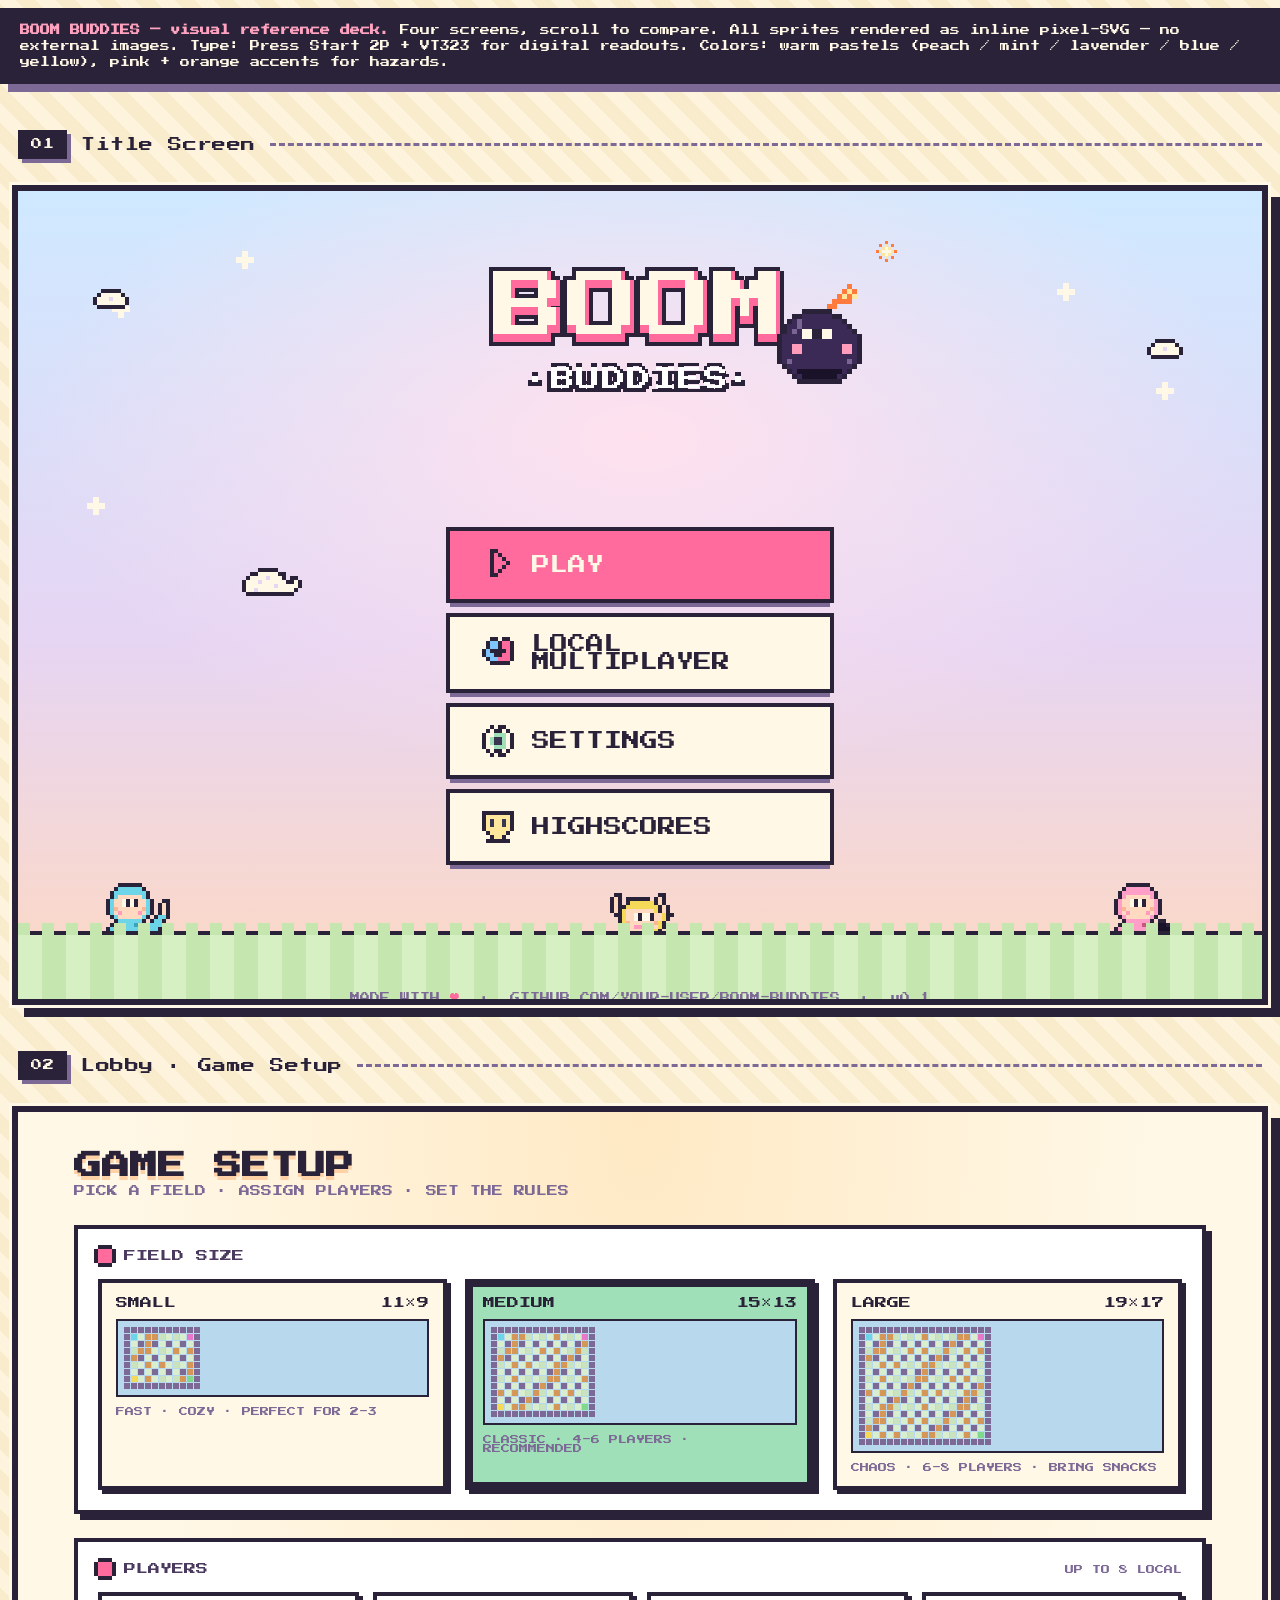
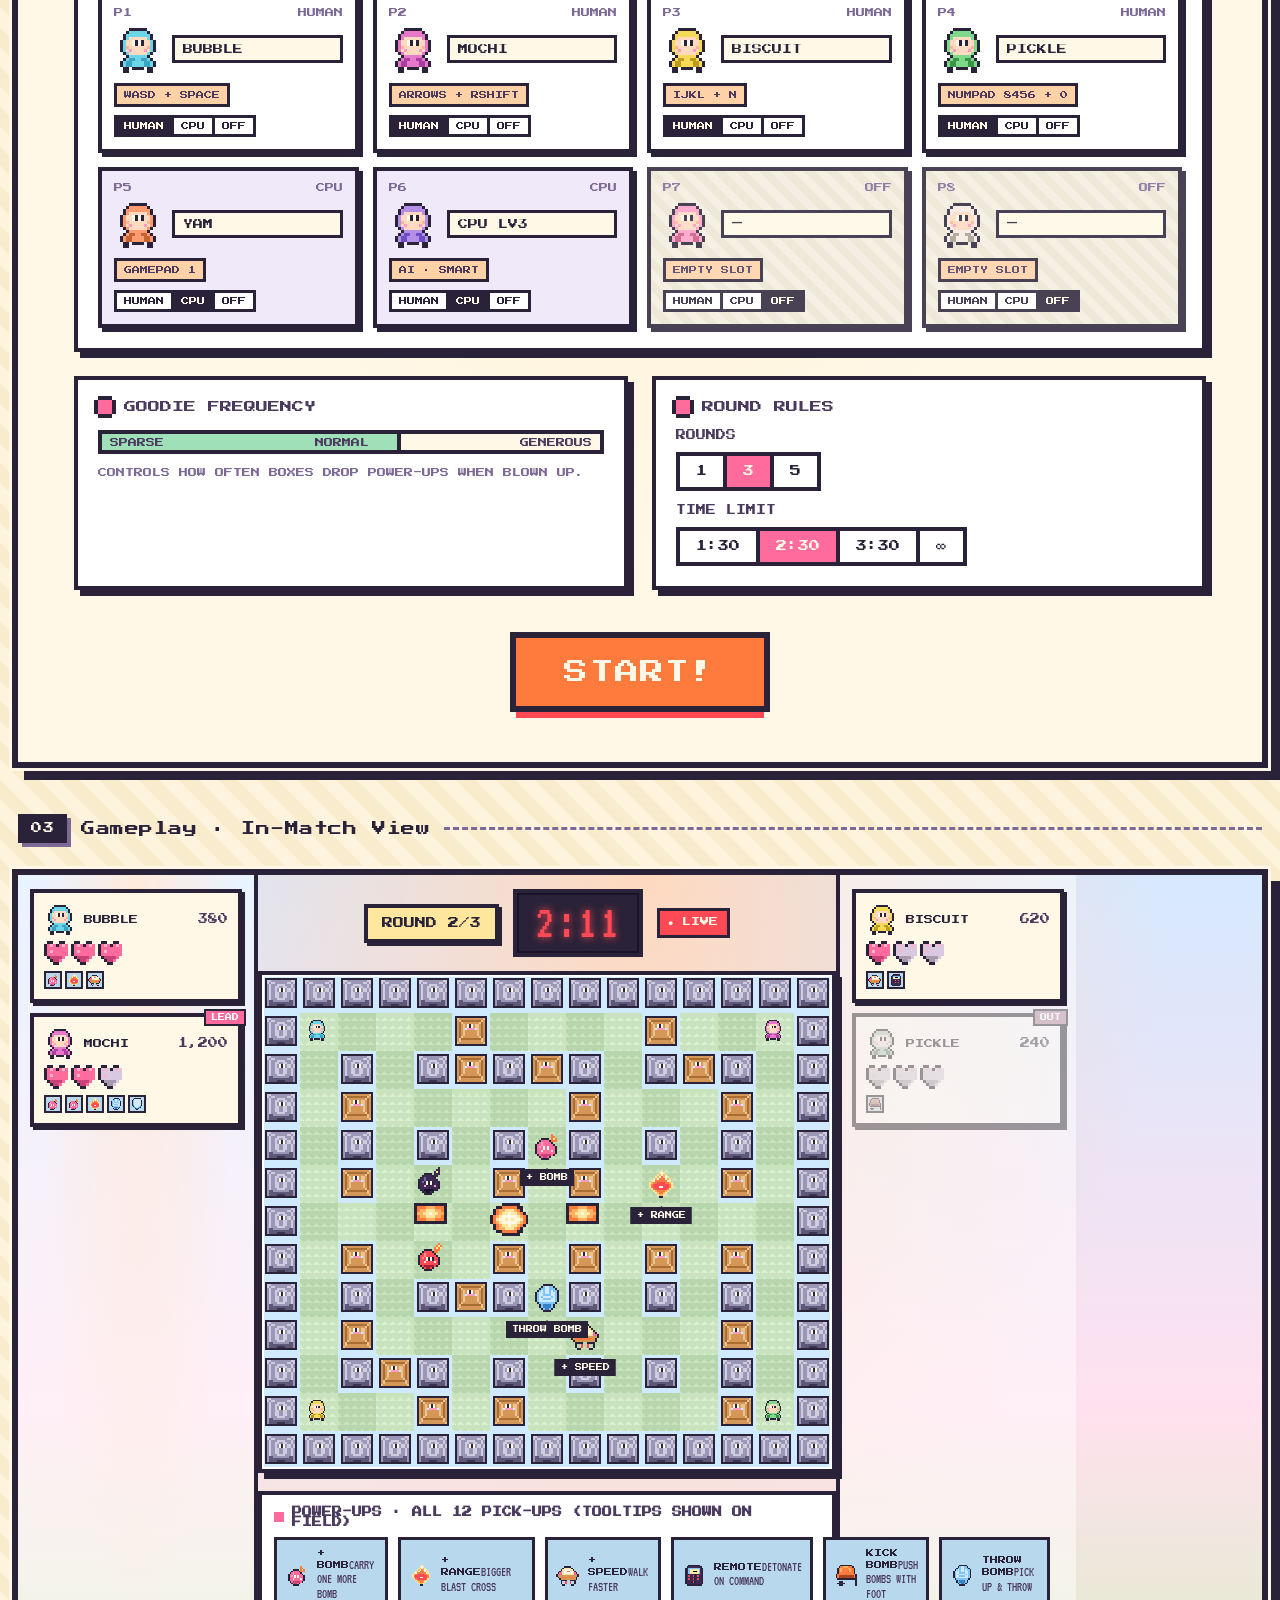
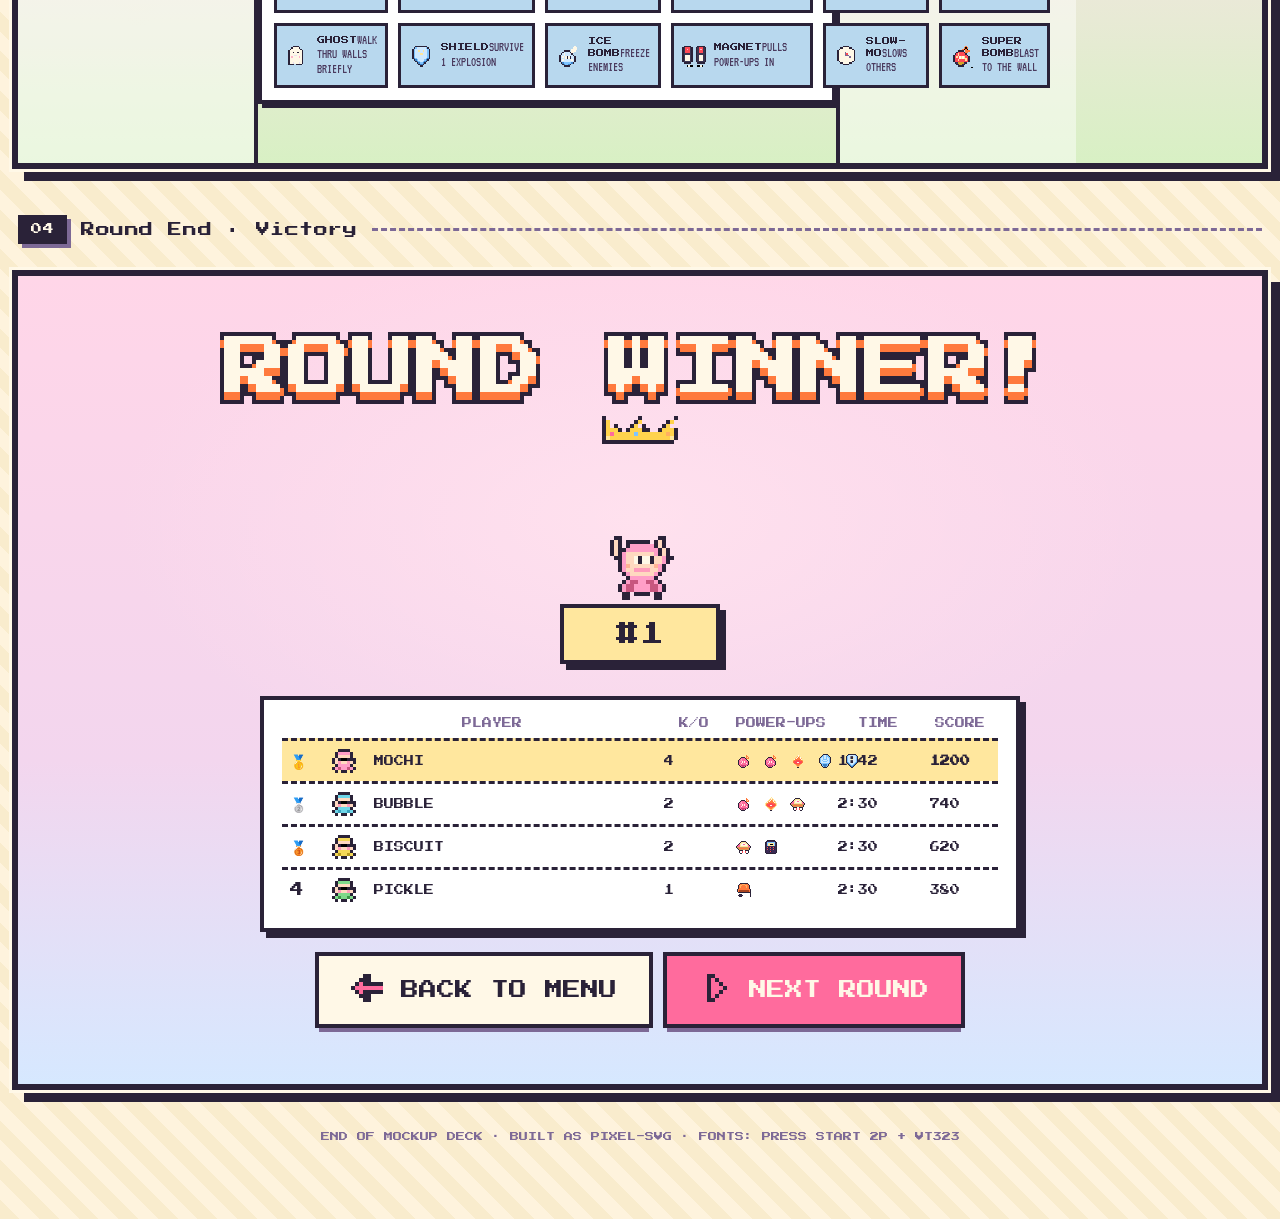
<file: reference/mockup.html>
<!doctype html>
<html lang="en">
<head>
<meta charset="utf-8">
<title>Boom Buddies — Visual Mockups</title>
<link rel="preconnect" href="https://fonts.googleapis.com">
<link rel="preconnect" href="https://fonts.gstatic.com" crossorigin>
<link href="https://fonts.googleapis.com/css2?family=Press+Start+2P&family=VT323&display=swap" rel="stylesheet">
<style>
  :root{
    --bg:#fef3dd;
    --bg2:#ffe9c4;
    --sky:#cfe9ff;
    --cream:#fff8e7;
    --ink:#2a2238;
    --ink2:#4a3a5e;
    --mid:#7d6996;
    --line:#3a2a4d;

    --mint:#9fe0b8;
    --lav:#d2b3ee;
    --blue:#b8d8ee;
    --peach:#ffd1a6;
    --yellow:#ffe79e;

    --pink:#ff6b9d;
    --pink2:#ffa3c0;
    --flame:#ff7a3d;
    --flame2:#ffb061;
    --hot:#ff4a55;

    /* 8 player colors */
    --p1:#6dd5e8; /* cyan */
    --p2:#e878c9; /* magenta */
    --p3:#f5d958; /* yellow */
    --p4:#7ed98a; /* green */
    --p5:#ff9b6e; /* orange */
    --p6:#b58ee8; /* purple */
    --p7:#ff9ec7; /* pink */
    --p8:#f5ece0; /* white-cream */
  }

  *{box-sizing:border-box}
  html,body{margin:0;padding:0}
  body{
    font-family:'Press Start 2P',monospace;
    background:
      repeating-linear-gradient(45deg, #f9eccd 0 14px, #fef3dd 14px 28px);
    color:var(--ink);
    -webkit-font-smoothing:none;
    image-rendering:pixelated;
  }
  svg, img.spr{image-rendering:pixelated; image-rendering:crisp-edges; display:block}

  .divider{
    max-width:1280px;
    margin:32px auto 12px;
    padding:14px 18px;
    color:var(--mid);
    font-size:11px;
    letter-spacing:.05em;
    display:flex;align-items:center;gap:14px;
  }
  .divider .num{
    background:var(--ink); color:var(--cream);
    padding:6px 10px; border:3px solid var(--ink);
    box-shadow:4px 4px 0 var(--mid);
  }
  .divider .ttl{color:var(--ink); font-size:14px}
  .divider .line{flex:1; height:0; border-top:3px dashed var(--mid)}

  .screen{
    width:1280px; max-width:calc(100vw - 24px);
    margin:0 auto 24px;
    background:var(--cream);
    border:6px solid var(--ink);
    box-shadow: 0 0 0 3px var(--cream), 12px 12px 0 var(--ink);
    position:relative; overflow:hidden;
  }
  .screen.tall{height:820px}
  .screen.med{min-height:880px}
  .screen.gp{height:900px}
  .screen.we{height:820px}

  /* ============ TITLE SCREEN ============ */
  .title{
    height:820px;
    background:
      radial-gradient(ellipse 70% 60% at 50% 30%, #ffe1ee 0%, transparent 70%),
      linear-gradient(180deg, #cfe9ff 0%, #e6d5f3 55%, #ffd9c0 100%);
    position:relative;
  }
  .stars{position:absolute; inset:0; pointer-events:none}
  .star{position:absolute; width:6px;height:6px; background:#fff8e7; box-shadow:6px 0 0 #fff8e7,-6px 0 0 #fff8e7,0 6px 0 #fff8e7,0 -6px 0 #fff8e7; animation:twinkle 2.4s steps(2) infinite}
  @keyframes twinkle{0%,100%{opacity:1}50%{opacity:.3}}
  @keyframes wobble{0%,100%{transform:translateY(0) rotate(-2deg)}50%{transform:translateY(-6px) rotate(2deg)}}
  @keyframes hover6{0%,100%{transform:translateY(0)}50%{transform:translateY(-6px)}}
  @keyframes pulse{0%,100%{transform:scale(1)}50%{transform:scale(1.06)}}
  @keyframes fuseFlick{0%,100%{opacity:1}50%{opacity:.4}}
  @keyframes blink{0%,90%,100%{transform:scaleY(1)}94%{transform:scaleY(.1)}}
  @keyframes spin{to{transform:rotate(360deg)}}
  @keyframes confetti{0%{transform:translateY(-40px) rotate(0)}100%{transform:translateY(900px) rotate(540deg)}}
  @keyframes wave{0%,100%{transform:rotate(-8deg)}50%{transform:rotate(18deg)}}
  @keyframes float{0%,100%{transform:translate(0,0)}50%{transform:translate(8px,-4px)}}

  .clouds{position:absolute; inset:0; pointer-events:none}
  .cloud{position:absolute; animation: float 6s ease-in-out infinite}

  .logo-wrap{
    position:absolute; left:50%; top:80px; transform:translateX(-50%);
    text-align:center; z-index:5;
  }
  .logo{
    font-family:'Press Start 2P',monospace;
    font-size:72px;
    line-height:1;
    color:#fff8e7;
    letter-spacing:.02em;
    text-shadow:
      0 4px 0 var(--pink),
      0 8px 0 var(--pink),
      4px 0 0 var(--pink),
      4px 4px 0 var(--pink),
      4px 8px 0 var(--pink),
      0 12px 0 var(--ink),
      4px 12px 0 var(--ink),
      8px 12px 0 var(--ink),
      -4px 12px 0 var(--ink),
      -4px 8px 0 var(--ink),
      -4px 4px 0 var(--ink),
      -4px 0 0 var(--ink),
      8px 8px 0 var(--ink),
      8px 4px 0 var(--ink),
      8px 0 0 var(--ink),
      0 -4px 0 var(--ink),
      4px -4px 0 var(--ink),
      -4px -4px 0 var(--ink);
    animation: wobble 3.8s ease-in-out infinite;
  }
  .logo .small{font-size:24px; display:block; margin-top:24px;
    text-shadow:0 4px 0 var(--ink),4px 4px 0 var(--ink),-4px 4px 0 var(--ink),0 -4px 0 var(--ink); color:#fff;}
  .logo-bomb{
    position:absolute; right:-100px; top:8px;
    animation: pulse .9s ease-in-out infinite;
  }
  .logo-spark{position:absolute; right:-110px; top:-30px; animation:fuseFlick .35s steps(2) infinite}

  .menu{
    position:absolute; left:50%; top:340px; transform:translateX(-50%);
    display:flex; flex-direction:column; gap:18px; z-index:6;
  }
  .pxbtn{
    font-family:'Press Start 2P',monospace; font-size:18px;
    color:var(--ink); background:var(--cream);
    border:none; padding:18px 32px;
    cursor:pointer;
    width:380px; text-align:left;
    display:flex; align-items:center; gap:18px;
    /* chunky pixel border */
    box-shadow:
      0 -4px 0 var(--ink), 0 4px 0 var(--ink),
      -4px 0 0 var(--ink), 4px 0 0 var(--ink),
      0 8px 0 var(--mid),
      -4px 4px 0 var(--ink), 4px 4px 0 var(--ink),
      -4px -4px 0 var(--ink), 4px -4px 0 var(--ink);
    transition: transform .08s steps(2);
  }
  .pxbtn:hover{transform:translate(2px,2px); background:var(--yellow)}
  .pxbtn .glyph{width:32px; height:32px; flex:none}
  .pxbtn.primary{background:var(--pink); color:#fff8e7}
  .pxbtn.primary:hover{background:var(--flame)}

  .title-mascots{position:absolute; left:0; right:0; bottom:30px; height:240px; pointer-events:none}
  .mascot{position:absolute; bottom:30px}
  .mascot.m1{left:80px; animation: hover6 1.6s steps(2) infinite}
  .mascot.m2{right:80px; animation: hover6 1.8s steps(2) infinite .2s}
  .mascot.m3{left:50%; transform:translateX(-50%); bottom:20px; animation: hover6 2.1s steps(2) infinite .4s}
  .arm{position:absolute; transform-origin:50% 90%; animation: wave 1.2s ease-in-out infinite}

  .footer{
    position:absolute; left:0; right:0; bottom:8px; text-align:center;
    font-size:10px; color:var(--mid);
  }
  .footer .heart{color:var(--pink)}

  .ground{position:absolute; left:0; right:0; bottom:0; height:80px;
    background:
      repeating-linear-gradient(90deg, #d6f0c4 0 24px, #c5e7af 24px 48px);
    border-top:4px solid var(--ink);
  }
  .ground::before{
    content:""; position:absolute; left:0; right:0; top:-12px; height:12px;
    background:repeating-linear-gradient(90deg, #c5e7af 0 12px, transparent 12px 24px);
  }

  /* ============ LOBBY ============ */
  .lobby{padding:40px 56px 56px; background:
      radial-gradient(ellipse at top, #ffe9c4 0%, var(--cream) 60%);
  }
  .lobby h2{
    font-size:28px; margin:0 0 6px; color:var(--ink);
    text-shadow: 0 4px 0 var(--peach);
  }
  .lobby .sub{font-size:11px; color:var(--mid); margin:0 0 28px}
  .panel{
    background:#fff; border:4px solid var(--ink);
    box-shadow:6px 6px 0 var(--ink);
    padding:20px;
    margin-bottom:24px;
  }
  .panel-h{
    display:flex; align-items:center; gap:12px;
    font-size:12px; color:var(--ink2); margin-bottom:16px;
  }
  .panel-h .pip{width:14px;height:14px;background:var(--pink); box-shadow:4px 0 0 var(--ink),-4px 0 0 var(--ink),0 4px 0 var(--ink),0 -4px 0 var(--ink)}

  .grids{display:grid; grid-template-columns:repeat(3,1fr); gap:18px}
  .gcard{
    border:4px solid var(--ink); padding:14px;
    background:var(--cream);
    cursor:pointer;
    box-shadow:4px 4px 0 var(--ink);
    transition: transform .08s steps(2);
  }
  .gcard:hover{transform:translate(-2px,-2px); background:var(--yellow)}
  .gcard.sel{background:var(--mint); box-shadow:4px 4px 0 var(--ink), inset 0 0 0 4px var(--ink)}
  .gcard .lbl{font-size:12px; margin-bottom:10px; display:flex; justify-content:space-between; color:var(--ink)}
  .gcard .meta{font-size:9px; color:var(--mid); margin-top:10px}
  .mini{
    background:var(--blue); border:2px solid var(--ink);
    padding:6px;
    display:grid; gap:1px;
    image-rendering:pixelated;
  }
  .mini i{display:block}

  .pgrid{display:grid; grid-template-columns:repeat(4, 1fr); gap:14px}
  .pslot{
    border:4px solid var(--ink); background:#fff;
    padding:12px; position:relative;
    box-shadow:4px 4px 0 var(--ink);
  }
  .pslot.off{background:repeating-linear-gradient(45deg, #f3eedf 0 8px, #ebe4d2 8px 16px); opacity:.85}
  .pslot.cpu{background:#f0e9fa}
  .pslot .top{display:flex; justify-content:space-between; align-items:center; font-size:9px; color:var(--mid); margin-bottom:8px}
  .pslot .av{display:flex; gap:10px; align-items:center}
  .pslot .nm{
    flex:1; font-family:'Press Start 2P',monospace; font-size:10px;
    background:var(--cream); border:3px solid var(--ink); padding:6px 8px;
    color:var(--ink); width:100%;
  }
  .pslot .ctrl{
    margin-top:10px; font-size:8px; color:var(--ink2);
    background:var(--peach); border:3px solid var(--ink);
    padding:5px 7px; display:inline-block;
  }
  .pslot .seg{
    display:flex; gap:0; margin-top:8px;
    border:3px solid var(--ink); width:fit-content;
  }
  .pslot .seg span{
    font-size:8px; padding:4px 7px; cursor:pointer;
    border-right:3px solid var(--ink); background:#fff;
  }
  .pslot .seg span:last-child{border-right:0}
  .pslot .seg .on{background:var(--ink); color:var(--cream)}

  .twocol{display:grid; grid-template-columns:1fr 1fr; gap:24px}
  .seg-row{display:flex; gap:0; margin-top:12px; border:4px solid var(--ink); width:fit-content}
  .seg-row span{
    font-size:11px; padding:10px 16px; cursor:pointer;
    border-right:4px solid var(--ink); background:#fff;
  }
  .seg-row span:last-child{border-right:0}
  .seg-row .on{background:var(--pink); color:#fff8e7}

  .slider{
    margin-top:8px;
    height:24px; background:var(--cream); border:4px solid var(--ink);
    position:relative;
  }
  .slider .fill{height:100%; width:60%; background:var(--mint); border-right:4px solid var(--ink)}
  .slider .ticks{position:absolute; inset:0; display:flex; justify-content:space-between; padding:4px 8px; font-size:9px; color:var(--ink2); align-items:center}

  .start-btn{
    margin:24px auto 0; display:block;
    font-family:'Press Start 2P',monospace; font-size:24px;
    padding:22px 48px; background:var(--flame); color:#fff8e7;
    border:none; cursor:pointer;
    box-shadow:
      0 -6px 0 var(--ink), 0 6px 0 var(--ink),
      -6px 0 0 var(--ink), 6px 0 0 var(--ink),
      0 12px 0 var(--hot),
      -6px 6px 0 var(--ink), 6px 6px 0 var(--ink),
      -6px -6px 0 var(--ink), 6px -6px 0 var(--ink);
    animation: pulse 1.4s ease-in-out infinite;
    letter-spacing:.05em;
  }

  /* ============ GAMEPLAY ============ */
  .gp{
    display:grid; grid-template-columns:240px 1fr 240px;
    gap:0;
    background:
      radial-gradient(ellipse at top, #ffd9bf 0%, transparent 60%),
      linear-gradient(180deg, #d6e8ff 0%, #ffe1ee 60%, #d8f0c4 100%);
    padding:0;
  }
  .gpcol{padding:14px 12px}
  .gpcol.left{border-right:4px solid var(--ink); background:rgba(255,255,255,.45)}
  .gpcol.right{border-left:4px solid var(--ink); background:rgba(255,255,255,.45)}

  .pcard{
    border:4px solid var(--ink); background:var(--cream);
    margin-bottom:10px; padding:10px;
    box-shadow:3px 3px 0 var(--ink);
    position:relative;
  }
  .pcard .row1{display:flex; gap:8px; align-items:center}
  .pcard .nm{font-size:9px; color:var(--ink)}
  .pcard .sc{font-size:10px; color:var(--ink2); margin-left:auto}
  .pcard .hearts{display:flex; gap:3px; margin-top:6px}
  .pcard .pups{display:flex; gap:3px; margin-top:6px; flex-wrap:wrap}
  .pcard .pup{width:18px; height:18px; background:var(--blue); border:2px solid var(--ink); display:flex; align-items:center; justify-content:center}
  .pcard.dead{opacity:.45; filter:grayscale(.7)}
  .pcard .badge{position:absolute; top:-8px; right:-8px; background:var(--pink); color:#fff; font-size:7px; padding:3px 5px; border:2px solid var(--ink)}

  .stage{
    padding:14px 0;
    display:flex; flex-direction:column; align-items:center;
    position:relative;
  }
  .topbar{
    display:flex; gap:14px; align-items:center; margin-bottom:14px;
  }
  .timer{
    font-family:'VT323',monospace; font-size:48px; line-height:1;
    color:var(--hot); background:var(--ink); padding:6px 18px;
    border:4px solid var(--ink); letter-spacing:.05em;
    box-shadow:inset 0 0 0 2px #1a1228;
    text-shadow:0 0 8px var(--hot);
  }
  .round-pill{
    font-size:11px; padding:10px 14px; background:var(--yellow);
    border:4px solid var(--ink); box-shadow:3px 3px 0 var(--ink);
  }
  .live{
    font-size:9px; padding:6px 8px; background:var(--hot); color:#fff8e7;
    border:3px solid var(--ink);
    animation: fuseFlick .8s steps(2) infinite;
  }

  .board{
    --ts: 38px; /* tile size on screen */
    display:grid;
    grid-template-columns: repeat(15, var(--ts));
    grid-template-rows: repeat(13, var(--ts));
    gap:0;
    border:4px solid var(--ink);
    box-shadow: 6px 6px 0 var(--ink), inset 0 0 0 2px #fff;
    background:#cfe9ff;
  }
  .tile{position:relative; width:var(--ts); height:var(--ts)}
  .tile.floor{
    background:
      linear-gradient(45deg, #d8eecf 25%, transparent 25%) 0 0/8px 8px,
      linear-gradient(-45deg, #d8eecf 25%, transparent 25%) 0 0/8px 8px,
      #c8e3bd;
  }
  .tile.floor.b{
    background:
      linear-gradient(45deg, #cae3bf 25%, transparent 25%) 0 0/8px 8px,
      linear-gradient(-45deg, #cae3bf 25%, transparent 25%) 0 0/8px 8px,
      #b8d6ad;
  }
  .tile > svg{position:absolute; inset:0; margin:auto}
  .tile .label{
    position:absolute; left:50%; top:100%; transform:translate(-50%,4px);
    font-size:7px; background:var(--ink); color:var(--cream);
    padding:3px 4px; white-space:nowrap; z-index:5;
    border:2px solid var(--ink);
  }
  .tile .label::before{
    content:""; position:absolute; left:50%; top:-6px; transform:translateX(-50%);
    border:3px solid transparent; border-bottom-color:var(--ink);
  }

  .pup-row{
    margin-top:18px; padding:12px;
    background:#fff; border:4px solid var(--ink); box-shadow:4px 4px 0 var(--ink);
    width:calc(15 * 38px + 8px);
  }
  .pup-row h4{margin:0 0 10px; font-size:10px; color:var(--ink2); display:flex; align-items:center; gap:8px}
  .pup-row h4 .dot{width:10px;height:10px; background:var(--pink); display:inline-block}
  .pup-grid{display:grid; grid-template-columns:repeat(6, 1fr); gap:10px}
  .pup-cell{
    border:3px solid var(--ink); background:var(--blue); padding:8px;
    display:flex; gap:8px; align-items:center;
    font-size:8px; color:var(--ink); line-height:1.4;
  }
  .pup-cell .ico{width:24px;height:24px;flex:none}
  .pup-cell .nm{font-size:8px; margin-bottom:4px}
  .pup-cell .ds{font-size:7px; color:var(--ink2); font-family:'VT323',monospace; font-size:13px; line-height:1.1}

  /* explosion flames pulse */
  .pulse-fast{animation: pulse .35s steps(2) infinite}
  .pulse-slow{animation: pulse 1.4s ease-in-out infinite}
  .breathe{animation: hover6 2.4s ease-in-out infinite}
  .blink-eye{animation: blink 4s steps(2) infinite}

  /* deco bg around board */
  .gp .stage::before{
    content:""; position:absolute; left:0; right:0; bottom:-20px; height:80px;
    background: repeating-linear-gradient(90deg, #c5e7af 0 28px, #b6dba0 28px 56px);
    border-top:4px solid var(--ink);
    z-index:-1;
  }

  /* ============ ROUND END ============ */
  .we{
    background:
      radial-gradient(ellipse 60% 50% at 50% 30%, #ffe1ee 0%, transparent 70%),
      linear-gradient(180deg, #ffd6e8 0%, #f3d6ee 60%, #d6e8ff 100%);
    position:relative;
    text-align:center;
  }
  .we .banner{
    font-size:64px; padding-top:60px;
    color:#fff8e7;
    text-shadow:
      0 4px 0 var(--flame), 0 8px 0 var(--flame),
      0 12px 0 var(--ink), 4px 12px 0 var(--ink),-4px 12px 0 var(--ink),
      4px 8px 0 var(--flame),-4px 8px 0 var(--flame),
      4px 4px 0 var(--flame),-4px 4px 0 var(--flame),
      -4px 0 0 var(--ink), 4px 0 0 var(--ink),
      -4px -4px 0 var(--ink), 4px -4px 0 var(--ink), 0 -4px 0 var(--ink);
    animation: wobble 2.2s ease-in-out infinite;
  }
  .we .winner{margin:24px auto 0; position:relative; width:200px; height:240px}
  .we .winner .pedestal{
    position:absolute; left:50%; transform:translateX(-50%);
    bottom:0; width:160px; height:60px;
    background:var(--yellow); border:4px solid var(--ink);
    box-shadow:6px 6px 0 var(--ink);
  }
  .we .winner .pedestal::after{
    content:"#1"; position:absolute; left:50%; top:50%; transform:translate(-50%,-50%);
    font-size:24px; color:var(--ink);
  }
  .we .winner .ch{
    position:absolute; left:50%; bottom:60px; transform:translateX(-50%);
    animation: hover6 .9s steps(2) infinite;
  }
  .we .winner .crown{position:absolute; left:50%; top:-8px; transform:translateX(-50%); animation: hover6 1.2s ease-in-out infinite}
  .we .conf{position:absolute; inset:0; pointer-events:none; overflow:hidden}
  .we .c{position:absolute; width:10px;height:10px; top:-20px; animation: confetti 4.5s linear infinite}
  .we .scoreboard{
    margin:32px auto 24px; max-width:760px;
    background:#fff; border:4px solid var(--ink); box-shadow:6px 6px 0 var(--ink);
    padding:18px;
  }
  .we .sb-h{display:grid; grid-template-columns: 30px 1fr 60px 90px 80px 60px; font-size:10px; color:var(--mid); margin-bottom:10px; gap:12px; padding:0 8px}
  .we .sb-row{display:grid; grid-template-columns: 30px 1fr 60px 90px 80px 60px; gap:12px; align-items:center; padding:8px; border-top:3px dashed var(--ink); font-size:10px; color:var(--ink); text-align:left}
  .we .sb-row .pos{font-size:14px}
  .we .sb-row.win{background:var(--yellow)}
  .we .actions{display:flex; gap:18px; justify-content:center; margin-top:8px}
  .we .actions .pxbtn{width:auto}

  /* small px utilities */
  .mt8{margin-top:8px}.mt12{margin-top:12px}
  .row{display:flex; gap:8px; align-items:center}
  .nowrap{white-space:nowrap}

  .help-strip{
    max-width:1280px; margin:8px auto 32px; padding:14px 20px;
    background:var(--ink); color:var(--cream); font-size:10px;
    line-height:1.6;
    box-shadow:8px 8px 0 var(--mid);
  }
  .help-strip b{color:var(--pink2)}
</style>
</head>
<body>

<div class="help-strip">
  <b>BOOM BUDDIES — visual reference deck.</b> Four screens, scroll to compare.
  All sprites rendered as inline pixel-SVG — no external images. Type: Press Start 2P + VT323 for digital readouts.
  Colors: warm pastels (peach / mint / lavender / blue / yellow), pink + orange accents for hazards.
</div>

<!-- =================== SCREEN 1: TITLE =================== -->
<div class="divider"><span class="num">01</span><span class="ttl">Title Screen</span><span class="line"></span></div>

<section class="screen tall">
  <div class="title">
    <div class="stars">
      <span class="star" style="left:8%; top:14%"></span>
      <span class="star" style="left:18%; top:8%; animation-delay:.4s"></span>
      <span class="star" style="left:84%; top:12%; animation-delay:.7s"></span>
      <span class="star" style="left:92%; top:24%; animation-delay:1.1s"></span>
      <span class="star" style="left:6%; top:38%; animation-delay:.2s"></span>
    </div>
    <div class="clouds">
      <span class="cloud" style="left:6%; top:12%"           data-spr="cloud"></span>
      <span class="cloud" style="right:6%; top:18%; animation-delay:1.5s" data-spr="cloud"></span>
      <span class="cloud" style="left:18%; top:46%; animation-delay:.7s"  data-spr="cloud2"></span>
    </div>

    <div class="logo-wrap">
      <span class="logo">BOOM<span class="small">·BUDDIES·</span></span>
      <span class="logo-bomb"  data-spr="bomb-big"></span>
      <span class="logo-spark" data-spr="spark"></span>
    </div>

    <div class="menu">
      <button class="pxbtn primary"><span class="glyph" data-spr="ico-play"></span>PLAY</button>
      <button class="pxbtn"><span class="glyph" data-spr="ico-mp"></span>LOCAL MULTIPLAYER</button>
      <button class="pxbtn"><span class="glyph" data-spr="ico-cog"></span>SETTINGS</button>
      <button class="pxbtn"><span class="glyph" data-spr="ico-cup"></span>HIGHSCORES</button>
    </div>

    <div class="title-mascots">
      <span class="mascot m1" data-spr="chibi-cyan-wave"></span>
      <span class="mascot m2" data-spr="chibi-pink-throw"></span>
      <span class="mascot m3" data-spr="chibi-yellow-jump"></span>
    </div>

    <div class="ground"></div>
    <div class="footer">MADE WITH <span class="heart">♥</span> &nbsp;·&nbsp; GITHUB.COM/YOUR-USER/BOOM-BUDDIES &nbsp;·&nbsp; v0.1</div>
  </div>
</section>

<!-- =================== SCREEN 2: LOBBY =================== -->
<div class="divider"><span class="num">02</span><span class="ttl">Lobby · Game Setup</span><span class="line"></span></div>

<section class="screen med">
  <div class="lobby">
    <h2>GAME SETUP</h2>
    <p class="sub">PICK A FIELD · ASSIGN PLAYERS · SET THE RULES</p>

    <div class="panel">
      <div class="panel-h"><span class="pip"></span>FIELD SIZE</div>
      <div class="grids" id="grids">
        <div class="gcard"     data-grid="11x9"><div class="lbl"><span>SMALL</span><span>11×9</span></div><div class="mini" data-mini="11x9"></div><div class="meta">FAST · COZY · PERFECT FOR 2-3</div></div>
        <div class="gcard sel" data-grid="15x13"><div class="lbl"><span>MEDIUM</span><span>15×13</span></div><div class="mini" data-mini="15x13"></div><div class="meta">CLASSIC · 4-6 PLAYERS · RECOMMENDED</div></div>
        <div class="gcard"     data-grid="19x17"><div class="lbl"><span>LARGE</span><span>19×17</span></div><div class="mini" data-mini="19x17"></div><div class="meta">CHAOS · 6-8 PLAYERS · BRING SNACKS</div></div>
      </div>
    </div>

    <div class="panel">
      <div class="panel-h"><span class="pip"></span>PLAYERS &nbsp;<span style="color:var(--mid); font-size:9px; margin-left:auto">UP TO 8 LOCAL</span></div>
      <div class="pgrid" id="pgrid"></div>
    </div>

    <div class="twocol">
      <div class="panel">
        <div class="panel-h"><span class="pip"></span>GOODIE FREQUENCY</div>
        <div class="slider">
          <div class="fill"></div>
          <div class="ticks"><span>SPARSE</span><span>NORMAL</span><span>GENEROUS</span></div>
        </div>
        <div style="font-size:9px; color:var(--mid); margin-top:14px">CONTROLS HOW OFTEN BOXES DROP POWER-UPS WHEN BLOWN UP.</div>
      </div>
      <div class="panel">
        <div class="panel-h"><span class="pip"></span>ROUND RULES</div>
        <div style="font-size:10px; color:var(--ink2); margin-top:6px">ROUNDS</div>
        <div class="seg-row"><span>1</span><span class="on">3</span><span>5</span></div>
        <div style="font-size:10px; color:var(--ink2); margin-top:14px">TIME LIMIT</div>
        <div class="seg-row"><span>1:30</span><span class="on">2:30</span><span>3:30</span><span>∞</span></div>
      </div>
    </div>

    <button class="start-btn">START!</button>
  </div>
</section>

<!-- =================== SCREEN 3: GAMEPLAY =================== -->
<div class="divider"><span class="num">03</span><span class="ttl">Gameplay · In-Match View</span><span class="line"></span></div>

<section class="screen gp">
  <div class="gp">
    <div class="gpcol left" id="leftHud"></div>

    <div class="stage">
      <div class="topbar">
        <div class="round-pill">ROUND&nbsp;2/3</div>
        <div class="timer" id="timer">2:14</div>
        <div class="live">● LIVE</div>
      </div>

      <div class="board" id="board"></div>

      <div class="pup-row">
        <h4><span class="dot"></span>POWER-UPS · ALL 12 PICK-UPS (TOOLTIPS SHOWN ON FIELD)</h4>
        <div class="pup-grid" id="pupGrid"></div>
      </div>
    </div>

    <div class="gpcol right" id="rightHud"></div>
  </div>
</section>

<!-- =================== SCREEN 4: ROUND END =================== -->
<div class="divider"><span class="num">04</span><span class="ttl">Round End · Victory</span><span class="line"></span></div>

<section class="screen we">
  <div class="conf" id="conf"></div>
  <div class="banner">ROUND&nbsp;WINNER!</div>

  <div class="winner">
    <span class="crown" data-spr="crown"></span>
    <span class="ch"    data-spr="chibi-pink-cheer"></span>
    <div class="pedestal"></div>
  </div>

  <div class="scoreboard">
    <div class="sb-h"><span></span><span>PLAYER</span><span>K/O</span><span>POWER-UPS</span><span>TIME</span><span>SCORE</span></div>
    <div class="sb-row win"><span class="pos">🥇</span><span class="row"><span data-spr="chibi-pink-mini"></span>&nbsp;MOCHI</span><span>4</span><span class="row" id="sbpu1"></span><span>1:42</span><span><b>1200</b></span></div>
    <div class="sb-row"><span class="pos">🥈</span><span class="row"><span data-spr="chibi-cyan-mini"></span>&nbsp;BUBBLE</span><span>2</span><span class="row" id="sbpu2"></span><span>2:30</span><span>740</span></div>
    <div class="sb-row"><span class="pos">🥉</span><span class="row"><span data-spr="chibi-yellow-mini"></span>&nbsp;BISCUIT</span><span>2</span><span class="row" id="sbpu3"></span><span>2:30</span><span>620</span></div>
    <div class="sb-row"><span class="pos">4</span><span class="row"><span data-spr="chibi-green-mini"></span>&nbsp;PICKLE</span><span>1</span><span class="row" id="sbpu4"></span><span>2:30</span><span>380</span></div>
  </div>

  <div class="actions">
    <button class="pxbtn"><span class="glyph" data-spr="ico-back"></span>BACK TO MENU</button>
    <button class="pxbtn primary"><span class="glyph" data-spr="ico-play"></span>NEXT ROUND</button>
  </div>
</section>

<div style="max-width:1280px; margin:0 auto 60px; padding:18px; font-size:9px; color:var(--mid); text-align:center">
  END OF MOCKUP DECK · BUILT AS PIXEL-SVG · FONTS: PRESS START 2P + VT323
</div>

<script>
/* =====================================================
   Tiny pixel-SVG sprite helper.
   Sprites are defined as arrays of strings, one char per pixel.
   '.' = transparent.  Other chars look up palette.
   ===================================================== */
function spr(grid, pal, scale){
  scale = scale || 4;
  const h = grid.length, w = grid[0].length;
  let rects = '';
  for(let y=0;y<h;y++){
    let x=0;
    while(x<w){
      const c = grid[y][x];
      if(c==='.' || c===' '){ x++; continue; }
      let x2=x+1;
      while(x2<w && grid[y][x2]===c) x2++;
      const color = pal[c] || c;
      rects += `<rect x="${x}" y="${y}" width="${x2-x}" height="1" fill="${color}"/>`;
      x = x2;
    }
  }
  return `<svg xmlns="http://www.w3.org/2000/svg" viewBox="0 0 ${w} ${h}" width="${w*scale}" height="${h*scale}" shape-rendering="crispEdges">${rects}</svg>`;
}

/* ----- common palettes ----- */
const INK = '#2a2238', INK2='#4a3a5e', WHT='#fff8e7', BLK='#1a1228';
const SKIN = '#ffd9c0', SKIN2='#ffb494';
const CHEEK = '#ff9bbb';

/* ----- 16x16 chibi character (parameterized) ----- */
function chibi(bodyCol, bodyDark, opts){
  opts = opts || {};
  // O=outline, B=body main, D=body dark/shadow, S=skin, k=skin shadow, W=white eye, E=eye, C=cheek
  const pal = {O:INK, B:bodyCol, D:bodyDark, S:SKIN, k:SKIN2, W:WHT, E:INK, C:CHEEK, H:'#3a2a4d', a:'#000'};
  const a = [
    "................",
    ".....OOOOOO.....",
    "....OBBBBBBO....",
    "...OBBBBBBBBO...",
    "...OBSSSSSSBO...",
    "..OBSSWEWESSBO..",
    "..OBSSWEWESSBO..",
    "..OBkSSSSSSkBO..",
    "..OBSCSSSSCSBO..",
    "...OBSSSSSSBO...",
    "....OBBBBBBO....",
    "...OBDDBBDDBO...",
    "..OBDDBBBBDDBO..",
    "..OBDDBBBBDDBO..",
    "...OO.OOOO.OO...",
    "...OO......OO..."
  ];
  return spr(a, pal, opts.scale||4);
}

/* mini 8x8 chibi for HUD/scoreboard */
function chibiMini(bodyCol, bodyDark){
  const pal={O:INK, B:bodyCol, D:bodyDark, S:SKIN, E:INK, C:CHEEK};
  const a=[
    "..OOOO..",
    ".OBBBBO.",
    ".OSSSSO.",
    "OSEWWEEO",
    "OSCSSCSO",
    ".OBBBBO.",
    "OBDBBDBO",
    ".O.OO.O."
  ];
  return spr(a,pal,3);
}

/* chibi waving (right arm raised) — 18x18 */
function chibiWave(bodyCol, bodyDark){
  const pal={O:INK, B:bodyCol, D:bodyDark, S:SKIN, k:SKIN2, W:WHT, E:INK, C:CHEEK};
  const a=[
    "..................",
    ".....OOOOOO.......",
    "....OBBBBBBO......",
    "...OBBBBBBBBO.....",
    "...OBSSSSSSBO.....",
    "..OBSSWEWESSBO..OO",
    "..OBSSWEWESSBO.OSO",
    "..OBkSSSSSSkBO.OSO",
    "..OBSCSSSSCSBO.OSO",
    "...OBSSSSSSBO.OBBO",
    "....OBBBBBBO.OBBO.",
    "...OBDDBBDDBOBBBO.",
    "..OBDDBBBBDDBBBO..",
    "..OBDDBBBBDDBBO...",
    "...OO.OOOO.OO.....",
    "...OO......OO.....",
    "..................",
    ".................."
  ];
  return spr(a,pal,4);
}

/* chibi throwing bomb */
function chibiThrow(bodyCol, bodyDark){
  const pal={O:INK, B:bodyCol, D:bodyDark, S:SKIN, k:SKIN2, W:WHT, E:INK, C:CHEEK, P:'#1a1228', X:'#5a4570', F:'#ffb061'};
  const a=[
    "..................",
    "....OOOOOO........",
    "...OBBBBBBO.......",
    "..OBBBBBBBBO......",
    "..OBSSSSSSBO......",
    ".OBSSWEWESSBO.....",
    ".OBSSWEWESSBO.....",
    ".OBkSSSSSSkBO.....",
    ".OBSCSSSSCSBO.....",
    "..OBSSSSSSBO......",
    "...OBBBBBBO.OO....",
    "..OBDDBBDDBOPPO...",
    ".OBDDBBBBDDBPPPPO.",
    ".OBDDBBBBDDBPPPPO.",
    "..OO.OOOO.OO.PPPO.",
    "..OO......OO.OOO..",
    ".............F....",
    "..................",
  ];
  return spr(a,pal,4);
}

/* chibi cheer (jump w/ arms up) */
function chibiCheer(bodyCol, bodyDark){
  const pal={O:INK, B:bodyCol, D:bodyDark, S:SKIN, k:SKIN2, W:WHT, E:INK, C:CHEEK};
  const a=[
    "..OO.........OO..",
    ".OSO.OOOOOO.OSO..",
    ".OSO.OBBBBBBOSO..",
    ".OSOOBBBBBBBBOSO.",
    ".OSOBSSSSSSSBOSO.",
    "..OOBSSWEWWESSBOO",
    "...OBSSWEWWESSBO.",
    "...OBkSSSSSSkBO..",
    "...OBSSCCCCSSBO..",
    "....OBSSSSSSBO...",
    ".....OBBBBBBO....",
    "....OBDDBBDDBO...",
    "...OBDDBBBBDDBO..",
    "...OBDDBBBBDDBO..",
    "....OO.OOOO.OO...",
    "....OO......OO...",
    ".................",
  ];
  return spr(a,pal,4);
}

/* bomb 16x16 — calm */
function bomb(scale){
  const pal={O:INK, B:'#3b2a55', D:'#1a1228', H:'#7a6494', W:WHT, E:INK, C:CHEEK, F:'#3a2a4d', s:'#ffe79e', S:'#ff7a3d'};
  const a=[
    "................",
    "............F...",
    "...........FF...",
    "..........FsF...",
    ".....OOOO.FFF...",
    "....OBBBBOFF....",
    "...OBHBBBBO.....",
    "..OBBHBBBBBO....",
    "..OBHBWEWEBBO...",
    "..OBBBWEWEBBO...",
    "..OBBCBBBBCBO...",
    "..OBBBBBBBBBO...",
    "...OBDDDDDBO....",
    "....OBDDBO......",
    ".....OOOO.......",
    "................"
  ];
  return spr(a,pal,scale||4);
}

/* bomb pulsing red — 16x16 */
function bombHot(scale){
  const pal={O:INK, B:'#ff4a55', D:'#a82030', H:'#ff8a90', W:WHT, E:INK, C:'#ffe1ee', F:'#ff7a3d', s:'#ffe79e'};
  const a=[
    "................",
    "............F...",
    "...........FsF..",
    "..........FsFs..",
    ".....OOOO.FFF...",
    "....OBBBBOFF....",
    "...OBHBBBBO.....",
    "..OBBHBBBBBO....",
    "..OBHBWEWEBBO...",
    "..OBBBWEWEBBO...",
    "..OBBCBBBBCBO...",
    "..OBBBBBBBBBO...",
    "...OBDDDDDBO....",
    "....OBDDBO......",
    ".....OOOO.......",
    "................"
  ];
  return spr(a,pal,scale||4);
}

/* destructible wood crate — 16x16 */
function box(scale){
  const pal={O:INK, B:'#d49758', D:'#a96e34', L:'#ecc28e', S:SKIN, W:WHT, E:INK, C:CHEEK};
  const a=[
    "OOOOOOOOOOOOOOOO",
    "OLBBBBBBBBBBBBLO",
    "OBLDDDDDDDDDDLBO",
    "OBDLBBBBBBBBLDBO",
    "OBDBLBWEWBLLBDBO",
    "OBDBLBWEWBLLBDBO",
    "OBDBL.CCCC.LBDBO",
    "OBDBLBBBBBBLBDBO",
    "OBDBLBBBBBBLBDBO",
    "OBDBLBBBBBBLBDBO",
    "OBDLBBBBBBBBLDBO",
    "OBLDDDDDDDDDDLBO",
    "OBLBBBBBBBBBBLBO",
    "OLBBBBBBBBBBBBLO",
    "OOOOOOOOOOOOOOOO",
    "................"
  ];
  return spr(a,pal,scale||4);
}

/* indestructible pillar — 16x16 */
function pillar(scale){
  const pal={O:INK, B:'#9a96b5', D:'#5e5878', L:'#cfccdf', W:WHT, E:INK, M:'#3a3550'};
  const a=[
    "OOOOOOOOOOOOOOOO",
    "OLLBBBBBBBBBBLLO",
    "OLBLLBBBBBBLLBLO",
    "OBLBBBLLLLBBBLBO",
    "OBLBBLLBBLLBBLBO",
    "OBLBBLBWEWBLLBLO",
    "OBLBBLBWEWBLLBLO",
    "OBLBBLLBBLLBBLBO",
    "OBLBBLLBBLLBBLBO",
    "OBLBBLLBBLLBBLBO",
    "OBLBBBLLLLBBBLBO",
    "OBDDBBBBBBBBDDBO",
    "OBDDDDDDDDDDDDBO",
    "OBDDDDMMMMDDDDBO",
    "OOOOOOOOOOOOOOOO",
    "................"
  ];
  return spr(a,pal,scale||4);
}

/* explosion pieces */
function exCenter(scale){
  const pal={F:'#ff7a3d', f:'#ffb061', y:'#ffe79e', W:'#fff8e7', O:INK};
  const a=[
    "....OOOOOO....",
    "..OOFFFFFOO...",
    ".OFffyyyfFO...",
    ".OFfyyWyyfFO..",
    "OFfyWWWWWyfFO.",
    "OFyWWyWyWWyFO.",
    "OFfyWWWWWyfFO.",
    ".OFfyyWyyfFO..",
    ".OFffyyyfFO...",
    "..OOFFFFFOO...",
    "....OOOOOO....",
  ];
  return spr(a,pal,scale||3);
}
function exArm(scale, dir){
  // dir 'h' or 'v'
  const pal={F:'#ff7a3d', f:'#ffb061', y:'#ffe79e', W:'#fff8e7', O:INK};
  const a=[
    "OOOOOOOOOOO",
    "OFFFfffFFFO",
    "OFffyyyffFO",
    "OffyyWyyffO",
    "OFffyyyffFO",
    "OFFFfffFFFO",
    "OOOOOOOOOOO"
  ];
  let svg = spr(a,pal,scale||3);
  if(dir==='v'){
    // wrap in rotated svg
    svg = svg.replace('<svg ', '<svg style="transform:rotate(90deg)" ');
  }
  return svg;
}

/* heart 8x8 */
function heart(empty, scale){
  const pal={O:INK, R:empty?'#d8c8e0':'#ff6b9d', H:'#ffb3c8', D:empty?'#a89aab':'#c84277'};
  const a=[
    ".OO..OO.",
    "ORHRORHR",
    "ORRRRRRR",
    "ORHRRRRR",
    "ORRRRRRR",
    ".ODDDDR.",
    "..ODDR..",
    "...OO..."
  ];
  return spr(a,pal,scale||3);
}

/* cloud */
function cloud(big){
  const pal={W:'#fff8e7', S:'#e6d5f3', O:INK};
  const a = big ? [
    "....OOOOO.......",
    "..OOWWWWWOO.....",
    ".OWWWWSWWWO.OO..",
    "OWWWSWWWWWWOOWO.",
    "OWWWWWWWSWWWWWO.",
    "OWWSWWWWWWWWWO..",
    ".OOOOOOOOOOOO...",
  ] : [
    "..OOOOO...",
    ".OWWWWWO..",
    "OWWWSWWWO.",
    "OWWWWWWWO.",
    ".OOOOOOO..",
  ];
  return spr(a,pal,4);
}

/* spark */
function spark(){
  const pal={Y:'#ffe79e', W:'#fff8e7', O:'#ff7a3d'};
  const a=[
    "...O...",
    ".O.Y.O.",
    "..YWY..",
    "OYWWWYO",
    "..YWY..",
    ".O.Y.O.",
    "...O..."
  ];
  return spr(a,pal,3);
}

/* crown 16x10 */
function crown(){
  const pal={O:INK, Y:'#ffd34d', y:'#ffe79e', R:'#ff6b9d', B:'#7ec4ff', L:'#ffb061'};
  const a=[
    "O........O........O",
    "OY......OY......OY.",
    "OY.O...OY.O....OY..",
    "OYYYO.OYYYOO..OYYYO",
    "OYRYYYYYBYYYYYYYLYO",
    "OyYYYYYYYYYYYYYYYyO",
    "OOOOOOOOOOOOOOOOOO."
  ];
  return spr(a,pal,4);
}

/* ============ POWER-UP icons (16x16) ============ */
const POWERUPS = [
  { id:'bomb',   nm:'+ BOMB',     ds:'CARRY ONE MORE BOMB',  pal:{O:INK,B:'#ff6b9d',D:'#c84277',H:'#ffa3c0',W:WHT,F:'#ff7a3d',s:'#ffe79e',C:'#ffe1ee'},
    a:[
      "................",
      "................",
      "..........F.....",
      "..........FF....",
      ".....OOOO.FsF...",
      "....OBBBBOFFF...",
      "...OBHBBBBO.....",
      "..OBBHBBBBBO....",
      "..OBHBWBWBBBO...",
      "..OBBBWBWBBBO...",
      "..OBBCBBBBCBO...",
      "..OBBBBBBBBBO...",
      "...OBDDDDDBO....",
      "....OBDDBO......",
      ".....OOOO.......",
      "................"
  ]},
  { id:'fire', nm:'+ RANGE', ds:'BIGGER BLAST CROSS', pal:{O:INK,F:'#ff7a3d',f:'#ffb061',y:'#ffe79e',W:WHT,R:'#ff4a55'},
    a:[
      "................",
      "........y.......",
      ".......yWy......",
      "......yfWfy.....",
      ".....yfWFfWy....",
      "....yfWFFFWfy...",
      "...yWFFFFFFWy...",
      "..yfFFRRRRFFfy..",
      "..yFRRRRRRRRFy..",
      "..yFRRRWWRRRFy..",
      "...yFRRRRRRFy...",
      "....yfFFFFfy....",
      ".....yfFFfy.....",
      "......yffy......",
      ".......OO.......",
      "................"
    ]},
  { id:'speed', nm:'+ SPEED', ds:'WALK FASTER', pal:{O:INK,B:'#ffe79e',D:'#d49758',W:WHT,L:'#ff6b9d',Y:'#ff7a3d',R:'#ff4a55'},
    a:[
      "................",
      "................",
      ".....OOOOO......",
      "....OBBBBBO.....",
      "...OBBWWWBBO....",
      "..OLBWWLLWWBO...",
      ".OLLBWWWWWWBLO..",
      "OLLLBBBBBBBBLLO.",
      "ODDDDDDDDDDDDDO.",
      ".ODYYYYYYYYYDO..",
      "..ODDDDDDDDDDO..",
      "...OOOO..OOOO...",
      "...O..R..R..O...",
      "...O..R..R..O...",
      "....OO....OO....",
      "................"
    ]},
  { id:'remote', nm:'REMOTE', ds:'DETONATE ON COMMAND', pal:{O:INK,B:'#3b2a55',D:'#1a1228',G:'#7ec4ff',W:WHT,R:'#ff4a55',Y:'#ffe79e'},
    a:[
      "................",
      "....OOOOOOOO....",
      "...OBBBBBBBBO...",
      "..OBGGGGGGGGBO..",
      "..OBGYYYYYYGBO..",
      "..OBGYY:):YGBO..",
      "..OBGYYYYYYGBO..",
      "..OBBBBBBBBBBO..",
      "..OBROBROBROBO..",
      "..OBBBBBBBBBBO..",
      "..OBROBROBROBO..",
      "..OBBBBBBBBBBO..",
      "..OBBBOROBBBBO..",
      "..OBBBBBBBBBBO..",
      "...OOOOOOOOOO...",
      "................"
    ]},
  { id:'kick', nm:'KICK BOMB', ds:'PUSH BOMBS WITH FOOT', pal:{O:INK,B:'#ff7a3d',D:'#a8431f',L:'#ffb061',W:WHT,P:'#3b2a55'},
    a:[
      "................",
      "....OOOOOOOO....",
      "...OBBLLLBBBO...",
      "..OBLLBBBLLBBO..",
      "..OBLBBBBBLBBO..",
      "..OBLBBBBBLBBO..",
      "..OBBBBBBBBBBO..",
      ".OBBBBBBBBBBBBO.",
      ".OBDDDDDDDDDDBO.",
      ".OBDDDDDDDDDDBO.",
      "..OOOOOOOOOOOOO.",
      "..............O.",
      "...OOO........O.",
      "..OPPPO.......O.",
      "...OOO........O.",
      "................"
    ]},
  { id:'glove', nm:'THROW BOMB', ds:'PICK UP & THROW', pal:{O:INK,B:'#7ec4ff',D:'#3a7ec4',W:WHT,L:'#cfe9ff'},
    a:[
      "................",
      "......OOOOO.....",
      ".....OBLLBBO....",
      "....OBBLLBBBO...",
      "...OBLBLLBLBBO..",
      "..OBLLBLLBLLBO..",
      "..OBLLBBBBLLBO..",
      "..OBLBLLLLBLBO..",
      "..OBLLBBBBLLBO..",
      "..OBLLLLLLLLBO..",
      "...OBBBBBBBBO...",
      "....OBDDDDBO....",
      "....OBDDDDBO....",
      ".....OBDDBO.....",
      "......OOOO......",
      "................"
    ]},
  { id:'ghost', nm:'GHOST', ds:'WALK THRU WALLS BRIEFLY', pal:{O:INK,W:WHT,L:'#e8e0f0',E:INK,C:'#ffb3c8'},
    a:[
      "................",
      ".....OOOO.......",
      "....OWWWWO......",
      "...OWWWWWWO.....",
      "..OWWWWWWWWO....",
      "..OWWEWWEWWO....",
      "..OWWWWWWWWO....",
      "..OWWWLLWWWO....",
      "..OWCWWWWCWO....",
      "..OWWWWWWWWO....",
      "..OWWWWWWWWO....",
      "..OWWWWWWWWO....",
      "..OWWLWWWLWO....",
      "..OOOO.OOOO.....",
      "................",
      "................"
    ]},
  { id:'shield', nm:'SHIELD', ds:'SURVIVE 1 EXPLOSION', pal:{O:INK,B:'#7ec4ff',L:'#cfe9ff',D:'#3a7ec4',Y:'#ffe79e'},
    a:[
      "................",
      "....OOOOOOOO....",
      "...OBLLLLLLBO...",
      "..OBLLLLLLLLBO..",
      "..OBLLYLLYLLBO..",
      "..OBLLLLLLLLBO..",
      "..OBLLLYYLLLBO..",
      "..OBLLLLLLLLBO..",
      "..OBLLLLLLLLBO..",
      "..ODBLLLLLLBDO..",
      "...ODBLLLLBDO...",
      "....ODBLLBDO....",
      ".....ODBBDO.....",
      "......ODDO......",
      ".......OO.......",
      "................"
    ]},
  { id:'ice', nm:'ICE BOMB', ds:'FREEZE ENEMIES', pal:{O:INK,B:'#cfe9ff',D:'#7ec4ff',L:WHT,F:'#3a7ec4',W:WHT,E:INK},
    a:[
      "................",
      "............W...",
      "...........WLW..",
      "..........WLLW..",
      ".....OOOO.WWW...",
      "....OBBBBOWW....",
      "...OBLBBBBO.....",
      "..OBBLBBBBBO....",
      "..OBLBWEWEBBO...",
      "..OBBBWEWEBBO...",
      "..OBLBBBBBLBO...",
      "..OBBBBBBBBBO...",
      "...OFDDDDDFO....",
      "....OFDDFO......",
      ".....OOOO.......",
      "................"
    ]},
  { id:'magnet', nm:'MAGNET', ds:'PULLS POWER-UPS IN', pal:{O:INK,R:'#ff4a55',B:'#3a3550',W:WHT,L:'#ffb3c8'},
    a:[
      "................",
      ".OOOOO....OOOOO.",
      "OBRRRBO..OBRRRBO",
      "OBRLRBO..OBRLRBO",
      "OBRRRBO..OBRRRBO",
      "OBRRRBO..OBRRRBO",
      "OBBBBBO..OBBBBBO",
      "OBWWWBO..OBWWWBO",
      "OBWWWBO..OBWWWBO",
      "OBWWWBO..OBWWWBO",
      "OBWWWBO..OBWWWBO",
      "OBBBBBO..OBBBBBO",
      ".OOOOO....OOOOO.",
      "................",
      "...wWww...wwWw..",
      "................"
    ]},
  { id:'slow', nm:'SLOW-MO', ds:'SLOWS OTHERS', pal:{O:INK,B:'#fff8e7',D:'#d2b3ee',H:'#7d6996',R:'#ff4a55',W:WHT},
    a:[
      "................",
      "......OOOO......",
      "....OOBBBBOO....",
      "...OBBBBBBBBO...",
      "..OBBWWWWWWBBO..",
      "..OBWWWHWWWWBO..",
      "..OBWWWHRWWWBO..",
      "..OBWWWHHHWWBO..",
      "..OBWWWWWWHWBO..",
      "..OBWWWWWWWWBO..",
      "..OBBWWWWWWBBO..",
      "...OBBBBBBBBO...",
      "....OOBBBBOO....",
      "......OOOO......",
      "................",
      "................"
    ]},
  { id:'super', nm:'SUPER BOMB', ds:'BLAST TO THE WALL', pal:{O:INK,B:'#ffe79e',D:'#d4a224',Y:'#ffe79e',R:'#ff4a55',W:WHT,P:'#3b2a55',F:'#ff7a3d'},
    a:[
      "................",
      "..........F.....",
      ".........FsF....",
      "........FsFs....",
      ".....OOOO.FFF...",
      "....ORRRROFF....",
      "...ORYRRRRO.....",
      "..ORRYRRRRRO....",
      "..ORYRWBWBRRO...",
      "..ORRRWBWBYRO...",
      "..ORRYRRRRYRO...",
      "..ORRRRRRRRRO...",
      "...OPDDDDPO.....",
      "....OPDDPO......",
      ".....OOOO.......",
      "..............s."
    ]},
];

/* small icons (32x32 effective via 8x8 + scale 4) */
function ico(kind){
  const pal={O:INK, P:'#ff6b9d', Y:'#ffe79e', G:'#9fe0b8', B:'#7ec4ff', W:WHT, D:'#a82030', R:'#ff4a55', I:'#3a3550'};
  const map={
    play:[
      "..OO....",
      "..OPO...",
      "..OPPO..",
      "..OPPPO.",
      "..OPPO..",
      "..OPO...",
      "..OO....",
      "........"
    ],
    mp:[
      "..OO.OO.",
      ".OBBOPPO",
      ".OBBOPPO",
      "OBOOOOPO",
      "OBBOOPPO",
      ".OBBPPPO",
      "..OOOOO.",
      "........"
    ],
    cog:[
      "..O.OO..",
      ".OWOOWO.",
      "OWWGGGWO",
      "O.GIIG.O",
      "O.GIIG.O",
      "OWWGGGWO",
      ".OWOOWO.",
      "..O.OO.."
    ],
    cup:[
      "OOOOOOOO",
      "OYYYYYYO",
      "OYIYYIYO",
      "OYIYYIYO",
      "OYYYYYYO",
      ".OYYYYO.",
      "..OYYO..",
      ".OOOOOO."
    ],
    back:[
      "...OO...",
      "..OOO...",
      ".OPOOOOO",
      "OPPPPPPP",
      ".OPOOOOO",
      "..OOO...",
      "...OO...",
      "........"
    ],
  };
  return spr(map[kind], pal, 4);
}

/* logo bomb large 24x24 */
function logoBomb(){
  const pal={O:INK, B:'#3b2a55', D:'#1a1228', H:'#7a6494', W:WHT, E:INK, C:CHEEK, F:'#ff7a3d', s:'#ffe79e', y:'#ffe79e'};
  const a=[
    "........................",
    "................F.......",
    "...............FsF......",
    "..............FsFs......",
    ".............FFFF.......",
    "............FF..........",
    ".......OOOOOO...........",
    ".....OOBBBBBBOO.........",
    "....OBHBBBBBBBBO........",
    "...OBBHBBBBBBBBBO.......",
    "...OBHBWWEEWWBBBBO......",
    "..OBBBBWWEEWWBBBBBO.....",
    "..OBBBBBBBBBBBBBBBO.....",
    "..OBBCCBBBBBBBBCCBO.....",
    "..OBBCCBBBBBBBBCCBO.....",
    "..OBBBBBBBBBBBBBBBO.....",
    "..OBHBBBBBBBBBBBHBO.....",
    "...OBBBBBBBBBBBBBO......",
    "....OBDDDDDDDDDBO.......",
    ".....OBDDDDDDDBO........",
    "......OOOOOOOOO.........",
    "........................",
    "........................",
    "........................"
  ];
  return spr(a,pal,5);
}

/* ====== INSERT SPRITES INTO MARKED ELEMENTS ====== */
const MAP = {
  'cloud': cloud(false),
  'cloud2': cloud(true),
  'bomb-big': logoBomb(),
  'spark': spark(),
  'ico-play': ico('play'),
  'ico-mp':   ico('mp'),
  'ico-cog':  ico('cog'),
  'ico-cup':  ico('cup'),
  'ico-back': ico('back'),
  'chibi-cyan-wave':   chibiWave('#6dd5e8','#3aa3bf'),
  'chibi-pink-throw':  chibiThrow('#ff9ec7','#c8567f'),
  'chibi-yellow-jump': chibiCheer('#f5d958','#b89b1f'),
  'chibi-pink-cheer':  chibiCheer('#ff9ec7','#c8567f'),
  'chibi-pink-mini':   chibiMini('#ff9ec7','#c8567f'),
  'chibi-cyan-mini':   chibiMini('#6dd5e8','#3aa3bf'),
  'chibi-yellow-mini': chibiMini('#f5d958','#b89b1f'),
  'chibi-green-mini':  chibiMini('#7ed98a','#3a9447'),
  'crown':            crown(),
};

document.querySelectorAll('[data-spr]').forEach(el=>{
  const k = el.getAttribute('data-spr');
  if(MAP[k]) el.innerHTML = MAP[k];
});

/* ----- LOBBY: build mini grid previews ----- */
function buildMini(el, w, h){
  el.style.gridTemplateColumns = `repeat(${w}, 6px)`;
  el.style.gridTemplateRows    = `repeat(${h}, 6px)`;
  el.innerHTML = '';
  const cols = ['#9fe0b8','#cfe9ff','#ffd1a6'];
  for(let y=0;y<h;y++){
    for(let x=0;x<w;x++){
      const i = document.createElement('i');
      i.style.width='6px'; i.style.height='6px';
      // border row/col = pillar
      const isBorder = x===0||y===0||x===w-1||y===h-1;
      const isPillar = x%2===0 && y%2===0;
      if(isBorder || isPillar){
        i.style.background = '#7d6996';
      } else if((x+y)%5===0 || (x*7+y*3)%6===0){
        // box
        i.style.background = '#d49758';
      } else {
        i.style.background = (x+y)%2 ? '#d8eecf' : '#c8e3bd';
      }
      // 4 starting corners = colored pixels
      if((x===1&&y===1)) i.style.background='#6dd5e8';
      if((x===w-2&&y===1)) i.style.background='#e878c9';
      if((x===1&&y===h-2)) i.style.background='#f5d958';
      if((x===w-2&&y===h-2)) i.style.background='#7ed98a';
      el.appendChild(i);
    }
  }
}
document.querySelectorAll('[data-mini]').forEach(el=>{
  const [w,h] = el.getAttribute('data-mini').split('x').map(Number);
  buildMini(el,w,h);
});

/* grid card selection */
document.querySelectorAll('#grids .gcard').forEach(c=>{
  c.addEventListener('click',()=>{
    document.querySelectorAll('#grids .gcard').forEach(x=>x.classList.remove('sel'));
    c.classList.add('sel');
  });
});

/* segment groups */
document.querySelectorAll('.seg-row, .pslot .seg').forEach(g=>{
  g.querySelectorAll('span').forEach(s=>{
    s.addEventListener('click',()=>{
      g.querySelectorAll('span').forEach(x=>x.classList.remove('on'));
      s.classList.add('on');
    });
  });
});

/* ----- LOBBY: build 8 player slots ----- */
const PLAYERS = [
  {col:'#6dd5e8', dk:'#3aa3bf', nm:'BUBBLE',  ctrl:'WASD + SPACE',     mode:'human'},
  {col:'#e878c9', dk:'#a83fa0', nm:'MOCHI',   ctrl:'ARROWS + RSHIFT',  mode:'human'},
  {col:'#f5d958', dk:'#b89b1f', nm:'BISCUIT', ctrl:'IJKL + N',         mode:'human'},
  {col:'#7ed98a', dk:'#3a9447', nm:'PICKLE',  ctrl:'NUMPAD 8456 + 0',  mode:'human'},
  {col:'#ff9b6e', dk:'#c46434', nm:'YAM',     ctrl:'GAMEPAD 1',        mode:'cpu'},
  {col:'#b58ee8', dk:'#6b4ec1', nm:'CPU LV3', ctrl:'AI · SMART',       mode:'cpu'},
  {col:'#ff9ec7', dk:'#c8567f', nm:'—',       ctrl:'EMPTY SLOT',       mode:'off'},
  {col:'#f5ece0', dk:'#a89e8e', nm:'—',       ctrl:'EMPTY SLOT',       mode:'off'},
];
const pgrid = document.getElementById('pgrid');
PLAYERS.forEach((p,i)=>{
  const cls = p.mode==='off'?'off':(p.mode==='cpu'?'cpu':'');
  const slot = document.createElement('div');
  slot.className = 'pslot '+cls;
  slot.innerHTML = `
    <div class="top"><span>P${i+1}</span><span>${p.mode.toUpperCase()}</span></div>
    <div class="av"><span>${chibi(p.col,p.dk,{scale:3})}</span>
      <input class="nm" value="${p.nm}">
    </div>
    <div class="ctrl">${p.ctrl}</div>
    <div class="seg">
      <span class="${p.mode==='human'?'on':''}">HUMAN</span>
      <span class="${p.mode==='cpu'?'on':''}">CPU</span>
      <span class="${p.mode==='off'?'on':''}">OFF</span>
    </div>
  `;
  pgrid.appendChild(slot);
});

/* ----- GAMEPLAY board ----- */
const W=15, H=13;
// describe layout: '.' floor, '#' pillar, 'B' box, 'b' bomb, 'h' hot bomb, 'X' explosion center, 'x' explosion arm h, 'y' explosion arm v
// Power-up letters a-l for the 12 power-ups for visual reference (we won't show all on field — we show some, plus the row below)
const layout = [
  "###############",
  "#1...B....B..2#",
  "#.#.#B#B#.#B#.#",
  "#.B.....B...B.#",
  "#.#.#.#a#.#.#.#",
  "#.B.b.B.B.f.B.#",
  "#...x.X.x.....#",
  "#.B.h.B.B.B.B.#",
  "#.#.#B#g#.#.#.#",
  "#.B.....e...B.#",
  "#.#B#.#.#.#.#.#",
  "#3..B.B.....B4#",
  "###############"
];
const board = document.getElementById('board');
function tile(){
  const t = document.createElement('div');
  t.className='tile';
  return t;
}
const playerColors=[
  ['#6dd5e8','#3aa3bf'], // 1
  ['#e878c9','#a83fa0'], // 2
  ['#f5d958','#b89b1f'], // 3
  ['#7ed98a','#3a9447'], // 4
];

for(let y=0;y<H;y++){
  for(let x=0;x<W;x++){
    const t = tile();
    const c = layout[y][x];
    // Floor checker
    const checker = (x+y)%2;
    if('123456789'.indexOf(c)>=0 || c==='.' || 'abcdefghijkl'.indexOf(c)>=0 || c==='b' || c==='h' || c==='X' || c==='x' || c==='y'){
      t.classList.add('floor');
      if(checker) t.classList.add('b');
    }
    if(c==='#') t.innerHTML = pillar(2);
    if(c==='B') t.innerHTML = box(2);
    if(c==='b'){ t.innerHTML = bomb(2); t.firstChild.classList?.add?.('breathe'); /* svg can't get class easily; wrap */
      const w=document.createElement('div'); w.className='breathe'; w.innerHTML=bomb(2); t.innerHTML=''; t.appendChild(w);
    }
    if(c==='h'){
      const w=document.createElement('div'); w.className='pulse-fast'; w.innerHTML=bombHot(2); t.appendChild(w);
    }
    if(c==='X'){ const w=document.createElement('div'); w.className='pulse-fast'; w.innerHTML=exCenter(3); t.appendChild(w); }
    if(c==='x'){ const w=document.createElement('div'); w.className='pulse-fast'; w.innerHTML=exArm(3,'h'); t.appendChild(w); }
    if(c==='y'){ const w=document.createElement('div'); w.className='pulse-fast'; w.innerHTML=exArm(3,'v'); t.appendChild(w); }

    // chibi players in numbered cells
    const pnum = '1234'.indexOf(c);
    if(pnum>=0){
      const w=document.createElement('div');
      w.className='breathe';
      w.style.transform='scale(.7)';
      w.style.position='absolute'; w.style.inset='0';
      w.innerHTML = chibi(playerColors[pnum][0], playerColors[pnum][1], {scale:2});
      t.appendChild(w);
    }

    // sample power-ups visible on field (with tooltips)
    const pumap = { a:'bomb', f:'fire', g:'glove', e:'speed' };
    if(pumap[c]){
      const pu = POWERUPS.find(p=>p.id===pumap[c]);
      if(pu){
        const w=document.createElement('div');
        w.className='pulse-slow';
        w.style.position='absolute'; w.style.inset='0'; w.style.display='flex';
        w.style.alignItems='center'; w.style.justifyContent='center';
        w.innerHTML = spr(pu.a, pu.pal, 2);
        t.appendChild(w);
        const lbl = document.createElement('div');
        lbl.className='label';
        lbl.textContent = pu.nm;
        t.appendChild(lbl);
      }
    }

    board.appendChild(t);
  }
}

/* All 12 power-ups in the row below the board */
const pupGrid = document.getElementById('pupGrid');
POWERUPS.forEach(p=>{
  const cell = document.createElement('div');
  cell.className='pup-cell';
  cell.innerHTML = `<span class="ico">${spr(p.a,p.pal,1.5)}</span>
    <span><span class="nm">${p.nm}</span><span class="ds">${p.ds}</span></span>`;
  pupGrid.appendChild(cell);
});

/* HUD player cards */
const hudPlayers = [
  {col:'#6dd5e8', dk:'#3aa3bf', nm:'BUBBLE',  hp:3, sc:380, pups:['bomb','fire','speed'], dead:false, badge:''},
  {col:'#e878c9', dk:'#a83fa0', nm:'MOCHI',   hp:2, sc:1200, pups:['bomb','bomb','fire','glove','shield'], dead:false, badge:'LEAD'},
  {col:'#f5d958', dk:'#b89b1f', nm:'BISCUIT', hp:1, sc:620, pups:['speed','remote'], dead:false, badge:''},
  {col:'#7ed98a', dk:'#3a9447', nm:'PICKLE',  hp:0, sc:240, pups:['kick'], dead:true, badge:'OUT'},
];
function hudCard(p){
  const heartHTML = [0,1,2].map(i=> heart(i>=p.hp, 3)).join('');
  const pups = p.pups.map(id=>{
    const pu = POWERUPS.find(x=>x.id===id);
    return `<span class="pup">${pu?spr(pu.a,pu.pal,1):''}</span>`;
  }).join('');
  const badge = p.badge ? `<span class="badge">${p.badge}</span>` : '';
  return `<div class="pcard ${p.dead?'dead':''}">
    ${badge}
    <div class="row1">
      <span>${chibi(p.col,p.dk,{scale:2})}</span>
      <span class="nm">${p.nm}</span>
      <span class="sc">${p.sc.toLocaleString()}</span>
    </div>
    <div class="hearts">${heartHTML}</div>
    <div class="pups">${pups}</div>
  </div>`;
}
document.getElementById('leftHud').innerHTML  = hudPlayers.slice(0,2).map(hudCard).join('');
document.getElementById('rightHud').innerHTML = hudPlayers.slice(2,4).map(hudCard).join('');

/* scoreboard mini icons */
function pupRow(ids){return ids.map(id=>{
  const pu = POWERUPS.find(x=>x.id===id);
  return `<span style="margin-right:3px">${spr(pu.a,pu.pal,1)}</span>`;
}).join('');}
document.getElementById('sbpu1').innerHTML = pupRow(['bomb','bomb','fire','glove','shield']);
document.getElementById('sbpu2').innerHTML = pupRow(['bomb','fire','speed']);
document.getElementById('sbpu3').innerHTML = pupRow(['speed','remote']);
document.getElementById('sbpu4').innerHTML = pupRow(['kick']);

/* confetti */
const conf = document.getElementById('conf');
const palette=['#ff6b9d','#ffe79e','#9fe0b8','#7ec4ff','#d2b3ee','#ff7a3d'];
for(let i=0;i<60;i++){
  const c=document.createElement('div');
  c.className='c';
  c.style.left = Math.random()*100+'%';
  c.style.background = palette[i%palette.length];
  c.style.animationDelay = (Math.random()*4)+'s';
  c.style.animationDuration = (3 + Math.random()*3)+'s';
  if(i%3===0) c.style.borderRadius='50%';
  if(i%4===0) { c.style.width='6px'; c.style.height='14px'; }
  conf.appendChild(c);
}

/* timer count down (visual only) */
let secs = 134;
setInterval(()=>{
  secs = Math.max(0, secs-1);
  const m = Math.floor(secs/60), s=String(secs%60).padStart(2,'0');
  document.getElementById('timer').textContent = `${m}:${s}`;
},1000);

</script>
</body>
</html>
</file>
